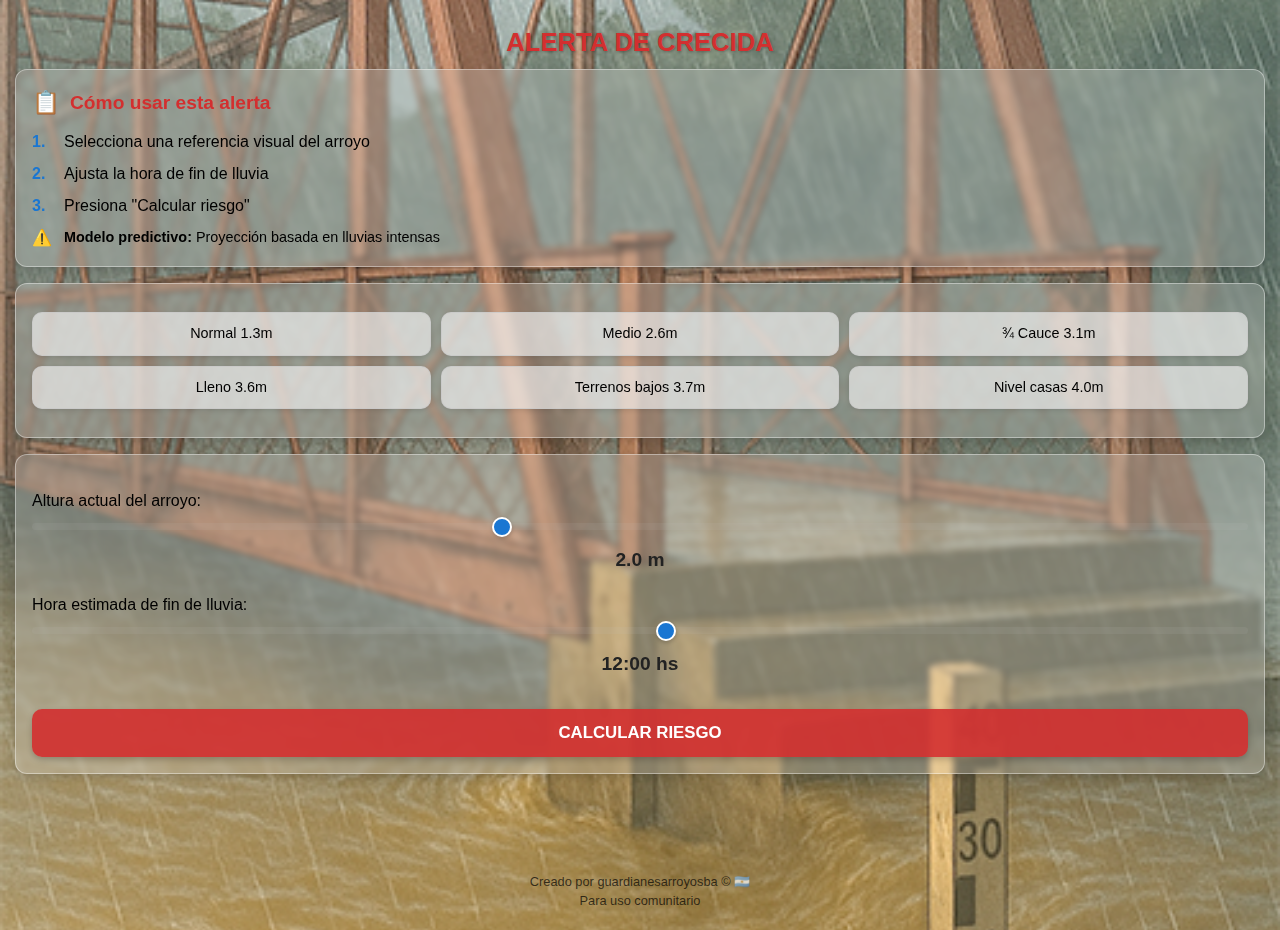
<file: index.html>
<!DOCTYPE html>
<html lang="es">
<head>
  <meta charset="UTF-8" />
  <meta name="viewport" content="width=device-width, initial-scale=1.0" />
  <title>🚨 Alerta Crecida - Arroyo Escobar</title>
  <meta name="theme-color" content="#d32f2f">
  <style>
    :root {
      --color-alerta: #d32f2f;
      --color-primario: #1976d2;
      --color-fondo: rgba(255, 255, 255, 0.20); /* opacidad */
    }
    
    body {
      font-family: -apple-system, BlinkMacSystemFont, 'Segoe UI', Roboto, sans-serif;
      margin: 0;
      padding: 15px;
      line-height: 1.5;
      min-height: 100vh;
      background-size: cover;
      background-position: center;
      background-repeat: no-repeat;
      background-attachment: fixed;
      display: flex;
      flex-direction: column;
    }
    
    h1 {
      color: var(--color-alerta);
      text-align: center;
      font-size: 1.6rem;
      margin: 0.5rem 0;
      text-shadow: 1px 1px 3px rgba(0,0,0,0.3);
    }
    
    .burbuja {
      background-color: var(--color-fondo);
      border-radius: 12px;
      padding: 16px;
      margin-bottom: 16px;
      backdrop-filter: blur(3px);
      box-shadow: 0 3px 8px rgba(0,0,0,0.15);
      border: 1px solid rgba(255,255,255,0.4);
    }

    /* Estilo específico para la burbuja de instrucciones */
    .instrucciones-grid {
      display: grid;
      grid-template-columns: auto 1fr;
      gap: 8px 12px;
      align-items: center;
    }

    /* Selector de niveles */
    .niveles-container {
      display: flex;
      flex-direction: column;
      gap: 10px;
      margin: 12px 0;
    }
    
    .fila-niveles {
      display: flex;
      width: 100%;
      gap: 10px;
    }
    
    .nivel-option {
      background-color: rgba(245, 245, 245, 0.65);
      border: 1px solid rgba(200, 200, 200, 0.7);
      border-radius: 10px;
      padding: 10px 6px;
      cursor: pointer;
      font-size: 0.9rem;
      text-align: center;
      flex: 1;
      white-space: nowrap;
      transition: all 0.2s;
      box-shadow: 0 2px 4px rgba(0,0,0,0.1);
      font-weight: 500;
    }
    
    /* Sliders */
    .slider-container {
      margin: 18px 0;
    }
    
    input[type="range"] {
      width: 100%;
      margin: 8px 0;
      background: rgba(200, 200, 200, 0.1);
      height: 7px;
      border-radius: 4px;
      -webkit-appearance: none;
    }
    
    input[type="range"]::-webkit-slider-thumb {
      -webkit-appearance: none;
      width: 20px;
      height: 20px;
      background: var(--color-primario);
      border-radius: 50%;
      cursor: pointer;
      border: 2px solid white;
      box-shadow: 0 2px 4px rgba(0,0,0,0.2);
    }
    
    .output {
      font-weight: bold;
      text-align: center;
      font-size: 1.2rem;
      margin: 8px 0;
      color: #222;
    }
    
    /* Botón */
    button {
      background-color: rgba(211, 47, 47, 0.90);
      color: white;
      border: none;
      padding: 14px;
      border-radius: 10px;
      font-weight: bold;
      width: 100%;
      margin-top: 12px;
      font-size: 1.05rem;
      box-shadow: 0 3px 6px rgba(0,0,0,0.2);
      transition: all 0.2s;
    }
    
    /* Resultados */
    .data-grid {
      display: grid;
      grid-template-columns: repeat(auto-fit, minmax(110px, 1fr));
      gap: 10px;
      margin: 18px 0;
    }
    
    .data-box {
      background-color: rgba(245, 245, 245, 0.95);
      border-radius: 10px;
      padding: 12px 8px;
      text-align: center;
      font-size: 0.95rem;
      border: 1px solid rgba(200, 200, 200, 0.6);
      box-shadow: 0 2px 4px rgba(0,0,0,0.1);
    }
    
    .alerta {
      background-color: rgba(255, 235, 238, 0.95);
      padding: 14px;
      border-radius: 10px;
      margin: 18px 0;
      font-weight: bold;
      border: 1px solid rgba(255, 192, 203, 0.7);
      font-size: 1rem;
      text-align: center;
    }
    
    .alerta-emergencia {
      animation: pulse 1.5s infinite;
      background-color: rgba(255, 205, 210, 0.95);
    }
    
    @keyframes pulse {
      0% { transform: scale(1); }
      50% { transform: scale(1.02); }
      100% { transform: scale(1); }
    }
    
    footer {
      text-align: center;
      margin-top: auto;
      padding: 15px 0 5px;
      font-size: 0.8rem;
      color: rgba(0,0,0,0.7);
    }
  </style>
</head>
<body>

  <h1>ALERTA DE CRECIDA</h1>

  <!-- Burbuja 1: Instrucciones -->
  <div class="burbuja">
    <div style="display: flex; align-items: center; gap: 10px; margin-bottom: 10px;">
      <div style="font-size: 1.4rem;">📋</div>
      <h2 style="margin: 0; font-size: 1.2rem; color: var(--color-alerta);">Cómo usar esta alerta</h2>
    </div>
    <div class="instrucciones-grid">
      <div style="font-weight: bold; color: var(--color-primario);">1.</div>
      <div>Selecciona una referencia visual del arroyo</div>
      
      <div style="font-weight: bold; color: var(--color-primario);">2.</div>
      <div>Ajusta la hora de fin de lluvia</div>
      
      <div style="font-weight: bold; color: var(--color-primario);">3.</div>
      <div>Presiona "Calcular riesgo"</div>
      
      <div style="color: var(--color-alerta);">⚠️</div>
      <div style="font-size: 0.9rem;">
        <strong>Modelo predictivo:</strong> Proyección basada en lluvias intensas
      </div>
    </div>
  </div>

  <!-- Burbuja 2: Selector de nivel visual -->
  <div class="burbuja">
    <div class="niveles-container">
      <div class="fila-niveles">
        <div class="nivel-option" data-value="1.3">Normal 1.3m</div>
        <div class="nivel-option" data-value="2.6">Medio 2.6m</div>
        <div class="nivel-option" data-value="3.1">¾ Cauce 3.1m</div>
      </div>
      <div class="fila-niveles">
        <div class="nivel-option" data-value="3.6">Lleno 3.6m</div>
        <div class="nivel-option" data-value="3.7">Terrenos bajos 3.7m</div>
        <div class="nivel-option" data-value="4.0">Nivel casas 4.0m</div>
      </div>
    </div>
  </div>

  <!-- Burbuja 3: Configuración -->
  <div class="burbuja">
    <div class="slider-container">
      <label>Altura actual del arroyo:</label>
      <input type="range" id="altura" min="0" max="5.2" step="0.1" value="2.0" oninput="updateAltura()" />
      <div class="output" id="alturaValor">2.0 m</div>
    </div>
    
    <div class="slider-container">
      <label>Hora estimada de fin de lluvia:</label>
      <input type="range" id="hora" min="0" max="23" step="1" value="12" oninput="updateHora()" />
      <div class="output" id="horaValor">12:00 hs</div>
    </div>
    
    <button onclick="calcular()">CALCULAR RIESGO</button>
  </div>

  <!-- Burbuja 4: Resultados -->
  <div class="burbuja" id="resultadosContainer" style="display:none;">
    <div id="salida"></div>
  </div>

  <footer>
    Creado por guardianesarroyosba © 🇦🇷<br>
    Para uso comunitario
  </footer>

  <script>
    // Determinar fondo día/noche
    function actualizarFondo() {
      const horaActual = new Date().getHours();
      const esDeDia = horaActual >= 6 && horaActual < 18;
      document.body.style.backgroundImage = `url(${esDeDia ? 'puenterosa_dia.png' : 'puenterosa_noche.png'})`;
    }
    
    // Actualizar valores
    function updateAltura() {
      const val = parseFloat(document.getElementById("altura").value).toFixed(1);
      document.getElementById("alturaValor").textContent = val + " m";
    }

    function updateHora() {
      const val = parseInt(document.getElementById("hora").value);
      document.getElementById("horaValor").textContent = val.toString().padStart(2, '0') + ":00 hs";
    }

    // Selección de niveles
    document.querySelectorAll('.nivel-option').forEach(option => {
      option.addEventListener('click', function() {
        document.querySelectorAll('.nivel-option').forEach(opt => opt.classList.remove('selected'));
        this.classList.add('selected');
        const value = this.getAttribute('data-value');
        document.getElementById("altura").value = value;
        updateAltura();
      });
    });

    // Cálculo de resultados
    function calcular() {
      const altura = parseFloat(document.getElementById("altura").value);
      const hora = parseInt(document.getElementById("hora").value);
      
      // Cálculos
      const pico = (hora + 9) % 24;
      const maxima = (altura + 1).toFixed(1);
      
      // Determinar riesgo
      let riesgo = "";
      let claseAlerta = "";
      if (altura >= 4.0) {
        riesgo = "🚨 ALERTA ROJA - Riesgo de inundación alto. Considerar evacuación.";
        claseAlerta = "alerta-emergencia";
      } else if (altura >= 3.7) {
        riesgo = "⚠️ ALERTA AMARILLA - Preparar medidas preventivas. Monitorear constantemente.";
        claseAlerta = "alerta-emergencia";
      } else if (altura >= 3.1) {
        riesgo = "🔶 PRECAUCIÓN - El arroyo está creciendo. Mantenerse alerta.";
      } else {
        riesgo = "✅ SITUACIÓN CONTROLADA - El arroyo está dentro de niveles normales.";
      }
      
      // Mostrar resultados
      document.getElementById("salida").innerHTML = `
        <div class="data-grid">
          <div class="data-box">Hora pico<br><strong>${pico}:00 hs</strong></div>
          <div class="data-box">Altura máxima<br><strong>${maxima} m</strong></div>
          <div class="data-box">Altura actual<br><strong>${altura.toFixed(1)} m</strong></div>
        </div>
        <div class="alerta ${claseAlerta}">${riesgo}</div>
      `;
      
      document.getElementById("resultadosContainer").style.display = "block";
      document.getElementById("resultadosContainer").scrollIntoView({ behavior: 'smooth' });
    }

    // Inicialización
    window.onload = function() {
      actualizarFondo();
      updateAltura();
      updateHora();
      
      // Actualizar fondo cada hora
      setInterval(actualizarFondo, 3600000);
    };
  </script>
</body>
</html>
</file>
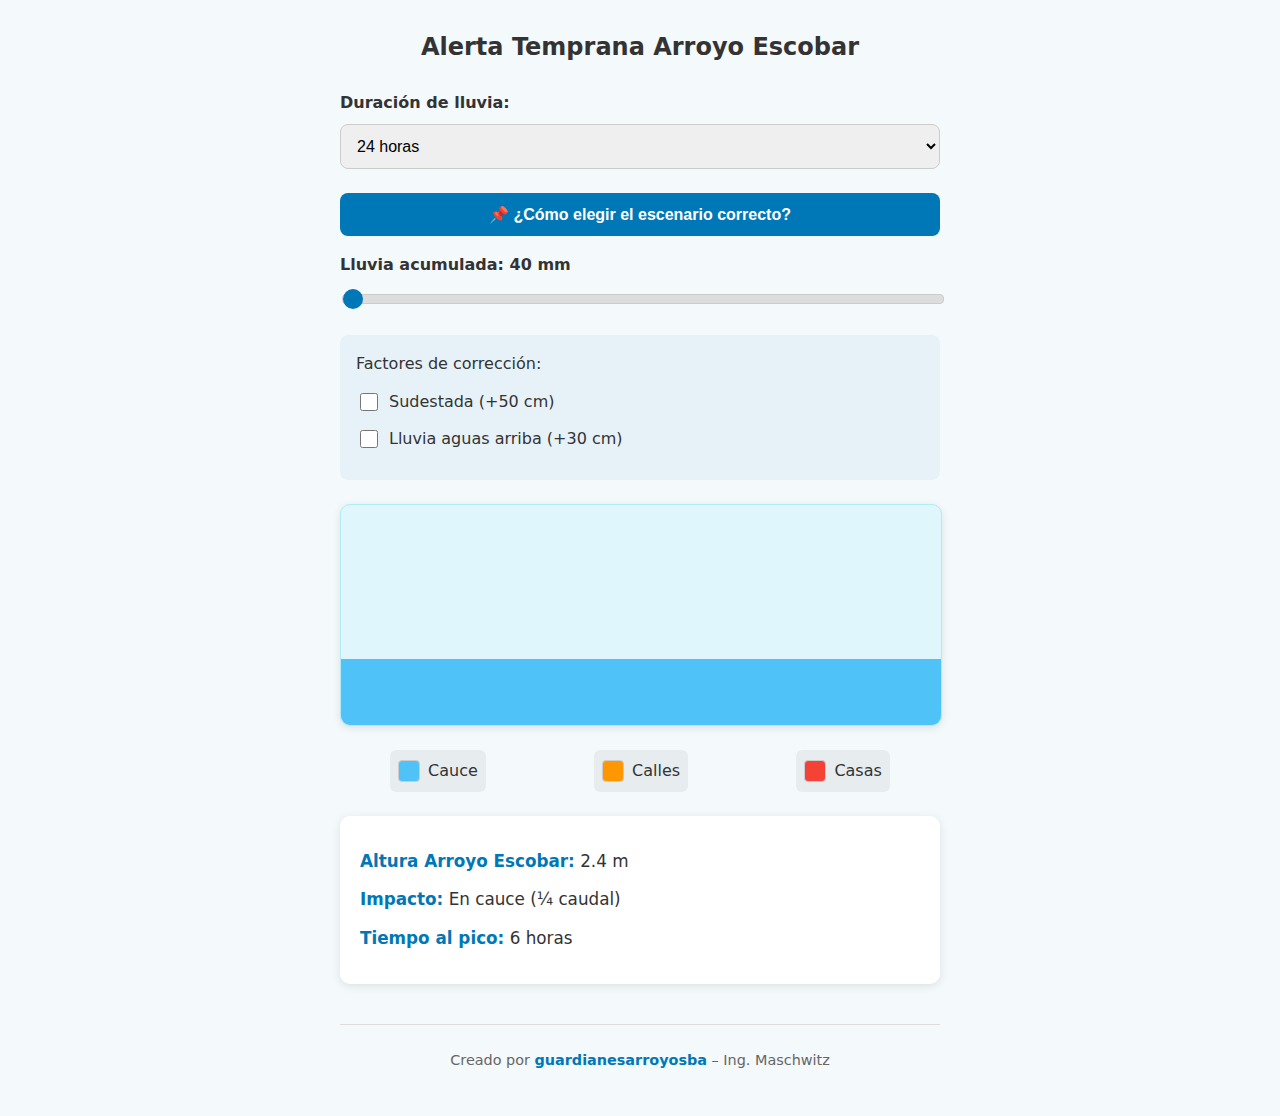
<file: .github/workflows/Index.html>
<!DOCTYPE html>
<html lang="es">
<head>
    <meta charset="UTF-8">
    <meta name="viewport" content="width=device-width, initial-scale=1.0">
    <title>Alerta Temprana de Inundaciones</title>
    <style>
        :root {
            color-scheme: light dark;
            --primary: #0077b6;
            --primary-dark: #005a8d;
            --primary-light: #48a9e6; /* Color más claro para títulos en modo oscuro */
            --secondary: #4fc3f7;
            --warning: #ff9800;
            --danger: #f44336;
            --light-bg: #f4f9fc;
            --dark-bg: #121212;
            --card-bg-light: #fff;
            --card-bg-dark: #1e1e1e;
            --text-light: #333;
            --text-dark: #ffffff; /* Blanco puro para mejor contraste */
            --text-secondary-dark: #cccccc; /* Gris más claro para texto secundario */
            --label-dark: #e0e0e0; /* Color específico para etiquetas en modo oscuro */
        }
        
        body {
            font-family: 'Segoe UI', system-ui, -apple-system, sans-serif;
            max-width: 600px;
            margin: 0 auto;
            padding: 20px;
            background-color: var(--light-bg);
            color: var(--text-light);
            line-height: 1.6;
        }
        
        @media (prefers-color-scheme: dark) {
            body {
                background-color: var(--dark-bg);
                color: var(--text-dark);
            }
            h1, h3 {
                color: var(--primary-light); /* Color más claro para títulos */
            }
            label {
                color: var(--label-dark); /* Color específico para etiquetas */
            }
            .resultado, #guia {
                background-color: var(--card-bg-dark);
                color: var(--text-dark);
            }
            select, input[type="range"] {
                background-color: var(--card-bg-dark);
                color: var(--text-dark);
                border: 1px solid #555;
            }
            .leyenda-color {
                border: 1px solid #555;
            }
            footer {
                border-top: 1px solid #444;
                color: var(--text-secondary-dark);
            }
            .checkbox-group {
                background: rgba(255, 255, 255, 0.08);
            }
            .checkbox-group label {
                color: var(--text-dark); /* Etiquetas de checkbox más claras */
            }
            .leyenda-item {
                background: rgba(255, 255, 255, 0.08);
            }
            #guia {
                background: rgba(0, 119, 182, 0.2);
            }
        }
        
        h1, h3 {
            color: var(--primary);
            text-align: center;
            margin-bottom: 1.5rem;
        }
        
        h3 {
            font-size: 1.5rem;
            margin-top: 0.5rem;
            color: var(--text-light);
        }
        
        .control-group {
            margin-bottom: 1.5rem;
        }
        
        label {
            display: block;
            margin-bottom: 0.5rem;
            font-weight: 600;
            color: var(--text-light);
        }
        
        select, input[type="range"] {
            width: 100%;
            padding: 0.75rem;
            border: 1px solid #ccc;
            border-radius: 8px;
            font-size: 1rem;
            transition: border-color 0.2s;
        }
        
        select:focus, input[type="range"]:focus {
            outline: none;
            border-color: var(--primary);
            box-shadow: 0 0 0 2px rgba(0, 119, 182, 0.2);
        }
        
        input[type="range"] {
            -webkit-appearance: none;
            height: 8px;
            background: #ddd;
            border-radius: 4px;
            padding: 0;
        }
        
        input[type="range"]::-webkit-slider-thumb {
            -webkit-appearance: none;
            width: 20px;
            height: 20px;
            background: var(--primary);
            border-radius: 50%;
            cursor: pointer;
        }
        
        .checkbox-group {
            margin: 1.5rem 0;
            padding: 1rem;
            background: rgba(0, 119, 182, 0.05);
            border-radius: 8px;
        }
        
        .checkbox-group label {
            display: flex;
            align-items: center;
            gap: 0.5rem;
            font-weight: normal;
            margin-bottom: 0.75rem;
            cursor: pointer;
        }
        
        .checkbox-group input[type="checkbox"] {
            width: 18px;
            height: 18px;
            accent-color: var(--primary);
        }
        
        #mapa {
            width: 100%;
            height: 220px;
            background: #dff6fd;
            margin: 1.5rem 0;
            border: 1px solid #b2ebf2;
            border-radius: 10px;
            overflow: hidden;
            position: relative;
            box-shadow: 0 2px 8px rgba(0, 0, 0, 0.1);
        }
        
        .zona {
            position: absolute;
            width: 100%;
            transition: all 0.5s cubic-bezier(0.25, 0.8, 0.25, 1);
        }
        
        #cauce { height: 30%; bottom: 0; background: var(--secondary); }
        #calles { height: 0; bottom: 30%; background: var(--warning); opacity: 0.8; }
        #casas { height: 0; bottom: 30%; background: var(--danger); opacity: 0.8; }
        
        .leyenda {
            display: flex;
            justify-content: space-around;
            margin: 1rem 0 1.5rem;
            gap: 0.5rem;
        }
        
        .leyenda-item {
            display: flex;
            align-items: center;
            padding: 0.5rem;
            border-radius: 6px;
            background: rgba(0, 0, 0, 0.05);
        }
        
        .leyenda-color {
            width: 20px;
            height: 20px;
            margin-right: 8px;
            border: 1px solid #ccc;
            border-radius: 4px;
        }
        
        .resultado {
            background: var(--card-bg-light);
            color: var(--text-light);
            padding: 1.25rem;
            border-radius: 10px;
            box-shadow: 0 2px 10px rgba(0, 0, 0, 0.1);
            margin-bottom: 1.5rem;
        }
        
        .resultado p {
            margin: 0.75rem 0;
            font-size: 1.05rem;
        }
        
        .resultado strong {
            color: var(--primary);
        }
        
        #btn-guia {
            background: var(--primary);
            color: white;
            border: none;
            padding: 0.75rem;
            border-radius: 8px;
            cursor: pointer;
            width: 100%;
            font-size: 1rem;
            font-weight: 600;
            transition: background 0.2s;
            display: flex;
            align-items: center;
            justify-content: center;
            gap: 0.5rem;
            margin: 1rem 0;
        }
        
        #btn-guia:hover {
            background: var(--primary-dark);
        }
        
        #guia {
            background: rgba(0, 119, 182, 0.08);
            padding: 1.25rem;
            border-left: 4px solid var(--primary);
            margin-top: 0.5rem;
            border-radius: 0 8px 8px 0;
            display: none;
        }
        
        #guia p {
            margin: 0.75rem 0;
        }
        
        #guia strong {
            color: var(--primary);
        }
        
        footer {
            text-align: center;
            margin-top: 2.5rem;
            padding: 1.5rem 0;
            border-top: 1px solid #ddd;
            font-size: 0.9rem;
            color: #666;
        }
        
        footer strong {
            color: var(--primary);
        }
    </style>
</head>
<body>
<div class="container">
  <h3><strong>Alerta Temprana Arroyo Escobar</strong></h3>
  
  <div class="control-group">
    <label for="duracion">Duración de lluvia:</label>
    <select id="duracion">
      <option value="24h">24 horas</option>
      <option value="48h">48 horas</option>
      <option value="72h">72 horas</option>
    </select>
  </div>
  
  <button id="btn-guia">📌 ¿Cómo elegir el escenario correcto?</button>
  <div id="guia">
    <p><strong>24 horas:</strong> Tormentas fuertes y repentinas. El arroyo puede subir peligrosamente en pocas horas, pero baja rápido.</p>
    <p><strong>48 horas:</strong> Lluvias intermitentes (paran y vuelven). El arroyo mantiene nivel alto por más tiempo.</p>
    <p><strong>72 horas:</strong> Lluvias débiles pero constantes. El suelo se satura gradualmente.</p>
    <p>🔍 <strong>Consejo:</strong> Verifica si el pronóstico menciona "tormenta aislada" (24h), "lluvias intermitentes" (48h) o "lluvias persistentes" (72h).</p>
  </div>
  
  <div class="control-group">
    <label for="lluvia">Lluvia acumulada: <span id="lluvia-value">40</span> mm</label>
    <input type="range" id="lluvia" min="40" max="240" step="10" value="40">
  </div>
  
  <div class="checkbox-group">
    <label>Factores de corrección:</label>
    <label><input type="checkbox" id="sudestada"> Sudestada (+50 cm)</label>
    <label><input type="checkbox" id="lluvia_aguas_arriba"> Lluvia aguas arriba (+30 cm)</label> 
  </div>
  
  <div id="mapa">
    <div id="cauce" class="zona"></div>
    <div id="calles" class="zona"></div>
    <div id="casas" class="zona"></div>
  </div>
  
  <div class="leyenda">
    <div class="leyenda-item"><div class="leyenda-color" style="background: var(--secondary);"></div> Cauce</div>
    <div class="leyenda-item"><div class="leyenda-color" style="background: var(--warning);"></div> Calles</div>
    <div class="leyenda-item"><div class="leyenda-color" style="background: var(--danger);"></div> Casas</div>
  </div>
  
  <div class="resultado">
    <p><strong>Altura Arroyo Escobar:</strong> <span id="altura">2.4</span> m</p>
    <p><strong>Impacto:</strong> <span id="impacto">En cauce (¼ caudal)</span></p>
    <p><strong>Tiempo al pico:</strong> <span id="tiempo">8</span> horas</p>
  </div>
</div>

<footer>
    <div>Creado por <strong>guardianesarroyosba</strong> – Ing. Maschwitz</div>
</footer>

<script>
document.addEventListener('DOMContentLoaded', function() {
    // Toggle guía
    const btnGuia = document.getElementById('btn-guia');
    const guia = document.getElementById('guia');
    
    btnGuia.addEventListener('click', function() {
        if (guia.style.display === 'block') {
            guia.style.display = 'none';
            btnGuia.innerHTML = '📌 ¿Cómo elegir el escenario correcto?';
        } else {
            guia.style.display = 'block';
            btnGuia.innerHTML = '▲ Ocultar guía';
        }
    });
    
    // Actualizar valor del slider
    const lluviaSlider = document.getElementById('lluvia');
    const lluviaValue = document.getElementById('lluvia-value');
    
    lluviaSlider.addEventListener('input', function() {
        lluviaValue.textContent = this.value;
        updateSimulation();
    });
    
    // Checkboxes
    document.getElementById('sudestada').addEventListener('change', updateSimulation);
    document.getElementById('lluvia_aguas_arriba').addEventListener('change', updateSimulation);
    
    // Select
    document.getElementById('duracion').addEventListener('change', updateSimulation);
    
    function updateSimulation() {
        // Valores actuales
        const lluvia = parseInt(lluviaSlider.value);
        const duracion = document.getElementById('duracion').value;
        const sudestada = document.getElementById('sudestada').checked;
        const lluviaAguasArriba = document.getElementById('lluvia_aguas_arriba').checked;
        
        // Cálculos simulados (simplificados)
        let alturaBase = 2.0 + (lluvia - 40) / 100;
        let tiempoPico = 8;
        
        // Ajustes por duración
        if (duracion === '24h') {
            alturaBase *= 1.2;
            tiempoPico = 6;
        } else if (duracion === '72h') {
            alturaBase *= 1.4;
            tiempoPico = 12;
        }
        
        // Factores de corrección
        if (sudestada) alturaBase += 0.5;
        if (lluviaAguasArriba) alturaBase += 0.3;
        
        // Actualizar visualización
        document.getElementById('altura').textContent = alturaBase.toFixed(1);
        document.getElementById('tiempo').textContent = tiempoPico;
        
        // Actualizar mapa
        const cauce = document.getElementById('cauce');
        const calles = document.getElementById('calles');
        const casas = document.getElementById('casas');
        
        if (alturaBase < 3.0) {
            cauce.style.height = '30%';
            calles.style.height = '0';
            casas.style.height = '0';
            document.getElementById('impacto').textContent = 'En cauce (¼ caudal)';
        } else if (alturaBase < 4.0) {
            cauce.style.height = '50%';
            calles.style.height = '20%';
            casas.style.height = '0';
            document.getElementById('impacto').textContent = 'Inundación de calles bajas';
        } else {
            cauce.style.height = '70%';
            calles.style.height = '30%';
            casas.style.height = '20%';
            document.getElementById('impacto').textContent = 'Inundación de viviendas';
        }
    }
    
    // Inicializar
    updateSimulation();
});
</script>
</body>
</html>
</file>
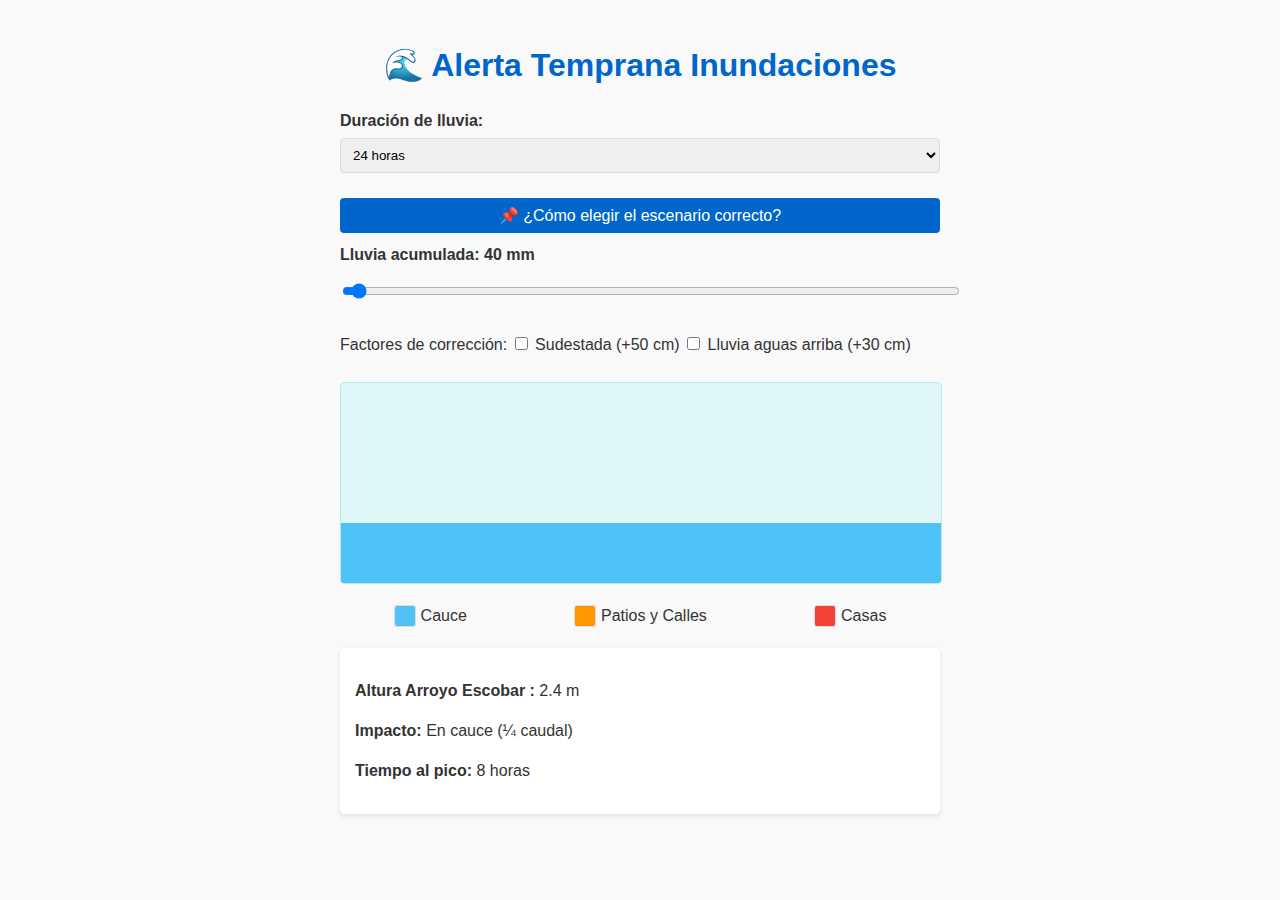
<file: app_simulador_alerta-temprana.html>
<!DOCTYPE html>
<html lang="es">
<head>
    <meta charset="UTF-8">
    <meta name="viewport" content="width=device-width, initial-scale=1.0">
    <title>Alerta Temprana de Inundaciones</title>
    <style>
        body {
            font-family: Arial, sans-serif;
            max-width: 600px;
            margin: 0 auto;
            padding: 20px;
            background-color: #f9f9f9;
            color: #333;
            line-height: 1.5;
        }
        h1 {
            color: #0066cc;
            text-align: center;
            margin-bottom: 20px;
        }
        .control-group {
            margin-bottom: 15px;
        }
        label {
            display: block;
            margin-bottom: 5px;
            font-weight: bold;
        }
        select, input[type="range"] {
            width: 100%;
            padding: 8px;
            margin-bottom: 10px;
            border: 1px solid #ddd;
            border-radius: 4px;
        }
        .checkbox-group {
            margin: 15px 0;
        }
        .checkbox-group label {
    display: inline-block;
    margin-right: -1px;
    font-weight: normal;
        }
        #mapa {
            width: 100%;
            height: 200px;
            background: #e0f7fa;
            margin: 20px 0;
            border: 1px solid #b2ebf2;
            position: relative;
            overflow: hidden;
            border-radius: 4px;
        }
        .zona {
            position: absolute;
            width: 100%;
            transition: all 0.5s;
        }
        #cauce { height: 30%; bottom: 0; background: #4fc3f7; }
        #calles { height: 0; bottom: 30%; background: #ff9800; opacity: 0.7; }
        #casas { height: 0; bottom: 30%; background: #f44336; opacity: 0.7; }
        .resultado {
            background: #fff;
            padding: 15px;
            border-radius: 5px;
            box-shadow: 0 2px 5px rgba(0,0,0,0.1);
            margin-bottom: 20px;
        }
        .leyenda {
            display: flex;
            justify-content: space-around;
            margin: 10px 0 20px;
        }
        .leyenda-item {
            display: flex;
            align-items: center;
        }
        .leyenda-color {
            width: 20px;
            height: 20px;
            margin-right: 5px;
            border: 1px solid #ddd;
            border-radius: 3px;
        }
        #btn-guia {
            background: #0066cc;
            color: white;
            border: none;
            padding: 8px 15px;
            border-radius: 4px;
            cursor: pointer;
            margin-bottom: 10px;
            width: 100%;
            font-size: 16px;
        }
        #btn-guia:hover {
            background: #0055aa;
        }
        #guia {
            background: #f0f8ff;
            padding: 15px;
            border-radius: 5px;
            margin-bottom: 20px;
            border-left: 4px solid #0066cc;
            display: none;
        }
        #guia p {
            margin: 5px 0;
        }
        #guia strong {
            color: #0066cc;
        }
    </style>
</head>
<body>
    <div class="container">
        <h1>🌊 Alerta Temprana Inundaciones</h1>
        
        <div class="control-group">
            <label for="duracion">Duración de lluvia:</label>
            <select id="duracion">
                <option value="24h" title="Lluvias intensas y cortas. El arroyo sube/baja rápido (mayor peligro inmediato).">24 horas</option>
                <option value="48h" title="Lluvias intermitentes (momentos fuertes y de calma). Inundaciones frecuentes pero más predecibles.">48 horas</option>
                <option value="72h" title="Lluvias persistentes pero menos intensas. El agua no baja completamente, riesgo acumulado.">72 horas</option>
            </select>
        </div>

        <button id="btn-guia">📌 ¿Cómo elegir el escenario correcto?</button>
        <div id="guia">
            <p><strong>24 horas</strong>: Tormentas fuertes y repentinas. El arroyo puede subir peligrosamente en pocas horas, pero baja rápido. <em>Ejemplo: 100 mm en un día.</em></p>
            <p><strong>48 horas</strong>: Lluvias intermitentes (paran y vuelven). El arroyo mantiene nivel alto por más tiempo. <em>Ejemplo: 30 mm hoy, 40 mm mañana.</em></p>
            <p><strong>72 horas</strong>: Lluvias débiles pero constantes. El suelo se satura gradualmente. <em>Ejemplo: 20 mm cada día por 3 días.</em></p>
            <p>🔍 <strong>Consejo</strong>: Verifica si el pronóstico menciona "tormenta aislada" (24h), "lluvias intermitentes" (48h) o "lluvias persistentes" (72h).</p>
        </div>

        <div class="control-group">
            <label for="lluvia">Lluvia acumulada: <span id="lluvia-value">40</span> mm</label>
            <input type="range" id="lluvia" min="40" max="240" step="10" value="40">
        </div>

        <div class="checkbox-group">
            <label>Factores de corrección:</label>
            <label><input type="checkbox" id="sudestada"> Sudestada (+50 cm)</label>
            <label><input type="checkbox" id="lluvia_aguas_arriba"> Lluvia aguas arriba (+30 cm)</label> 
        </div>

        <div id="mapa">
            <div id="cauce" class="zona"></div>
            <div id="calles" class="zona"></div>
            <div id="casas" class="zona"></div>
        </div>

        <div class="leyenda">
            <div class="leyenda-item">
                <div class="leyenda-color" style="background: #4fc3f7;"></div>
                <span>Cauce</span>
            </div>
            <div class="leyenda-item">
                <div class="leyenda-color" style="background: #ff9800;"></div>
                <span>Patios y Calles</span>
            </div>
            <div class="leyenda-item">
                <div class="leyenda-color" style="background: #f44336;"></div>
                <span>Casas</span>
            </div>
        </div>

        <div class="resultado">
            <p><strong>Altura Arroyo Escobar :</strong> <span id="altura">2.4</span> m</p>
            <p><strong>Impacto:</strong> <span id="impacto">En cauce (¼ caudal)</span></p>
            <p><strong>Tiempo al pico:</strong> <span id="tiempo">8</span> horas</p>
        </div>
    </div>

    <script>
        // Datos de los escenarios
        const escenarios = {
            "24h": [
                { lluvia: 40, altura: 2.4, impacto: "En cauce (¼ caudal)", tiempo: 8, calles: 0, casas: 0 },
                { lluvia: 80, altura: 3.2, impacto: "En cauce (½ caudal)", tiempo: 8, calles: 0, casas: 0 },
                { lluvia: 98, altura: 3.5, impacto: "Caudal completo", tiempo: 8, calles: 0, casas: 0 },
                { lluvia: 130, altura: 4.8, impacto: "Inundación calles + CASAS Bajas", tiempo: 8, calles: 30, casas: 10 },
                { lluvia: 200, altura: 4.8, impacto: "Inundación CASAS Medias/Altas", tiempo: 8, calles: 30, casas: 40 }
            ],
            "48h": [
                { lluvia: 80, altura: 3.2, impacto: "En cauce (½ caudal)", tiempo: 12, calles: 0, casas: 0 },
                { lluvia: 110, altura: 4.1, impacto: "Inundación calles", tiempo: 12, calles: 20, casas: 0 },
                { lluvia: 140, altura: 4.3, impacto: "Inundación calles + CASAS Bajas", tiempo: 12, calles: 30, casas: 15 },
                { lluvia: 200, altura: 4.8, impacto: "Inundación CASAS Medias", tiempo: 12, calles: 30, casas: 30 },
                { lluvia: 240, altura: 5.2, impacto: "Corte Ruta 9", tiempo: 12, calles: 40, casas: 50 }
            ],
            "72h": [
                { lluvia: 80, altura: 2.9, impacto: "En cauce (sin impacto)", tiempo: 24, calles: 0, casas: 0 },
                { lluvia: 110, altura: 3.3, impacto: "En cauce (¾ caudal)", tiempo: 24, calles: 0, casas: 0 },
                { lluvia: 140, altura: 3.7, impacto: "Caudal completo", tiempo: 24, calles: 0, casas: 0 },
                { lluvia: 200, altura: 4.3, impacto: "Inundación calles + CASAS Bajas", tiempo: 24, calles: 25, casas: 20 }
            ]
        };

        // Elementos UI
        const duracionSelect = document.getElementById("duracion");
        const lluviaSlider = document.getElementById("lluvia");
        const lluviaValue = document.getElementById("lluvia-value");
        const sudestadaCheckbox = document.getElementById("sudestada");
        const lluviaAguasArribaCheckbox = document.getElementById("lluvia_aguas_arriba");
        const alturaSpan = document.getElementById("altura");
        const impactoSpan = document.getElementById("impacto");
        const tiempoSpan = document.getElementById("tiempo");
        const cauceZona = document.getElementById("cauce");
        const callesZona = document.getElementById("calles");
        const casasZona = document.getElementById("casas");
        const btnGuia = document.getElementById("btn-guia");
        const guia = document.getElementById("guia");

        // Eventos
        duracionSelect.addEventListener("change", actualizarSimulacion);
        lluviaSlider.addEventListener("input", actualizarSimulacion);
        sudestadaCheckbox.addEventListener("change", actualizarSimulacion);
        lluviaAguasArribaCheckbox.addEventListener("change", actualizarSimulacion);
        btnGuia.addEventListener("click", function() {
            guia.style.display = guia.style.display === "none" ? "block" : "none";
        });

        function actualizarSimulacion() {
            const duracion = duracionSelect.value;
            const lluvia = parseInt(lluviaSlider.value);
            const sudestada = sudestadaCheckbox.checked;
            const lluviaAguasArriba = lluviaAguasArribaCheckbox.checked;

            lluviaValue.textContent = lluvia;

            const escenarioDuracion = escenarios[duracion];
            let escenario = escenarioDuracion[escenarioDuracion.length - 1];
            
            for (let i = 0; i < escenarioDuracion.length; i++) {
                if (lluvia <= escenarioDuracion[i].lluvia) {
                    escenario = escenarioDuracion[i];
                    break;
                }
            }

            let altura = escenario.altura;
            let impacto = escenario.impacto;
            let tiempo = escenario.tiempo;
            let alturaExtra = 0;

            if (sudestada) {
                alturaExtra += 0.5;
                impacto += " + Sudestada";
            }
            if (lluviaAguasArriba) {
                alturaExtra += 0.3;
                impacto += " + Lluvia aguas arriba";
            }

            alturaSpan.textContent = (altura + alturaExtra).toFixed(1);
            impactoSpan.textContent = impacto;
            tiempoSpan.textContent = tiempo;

            const alturaCauceBase = 30;
            const alturaCauce = alturaCauceBase + (alturaExtra * 20);
            cauceZona.style.height = `${alturaCauce}%`;
            callesZona.style.height = `${escenario.calles}%`;
            callesZona.style.bottom = `${alturaCauce}%`;
            casasZona.style.height = `${escenario.casas}%`;
            casasZona.style.bottom = `${alturaCauce}%`;
        }

        // Inicializar
        actualizarSimulacion();
    </script>
</body>
</html>
</file>
